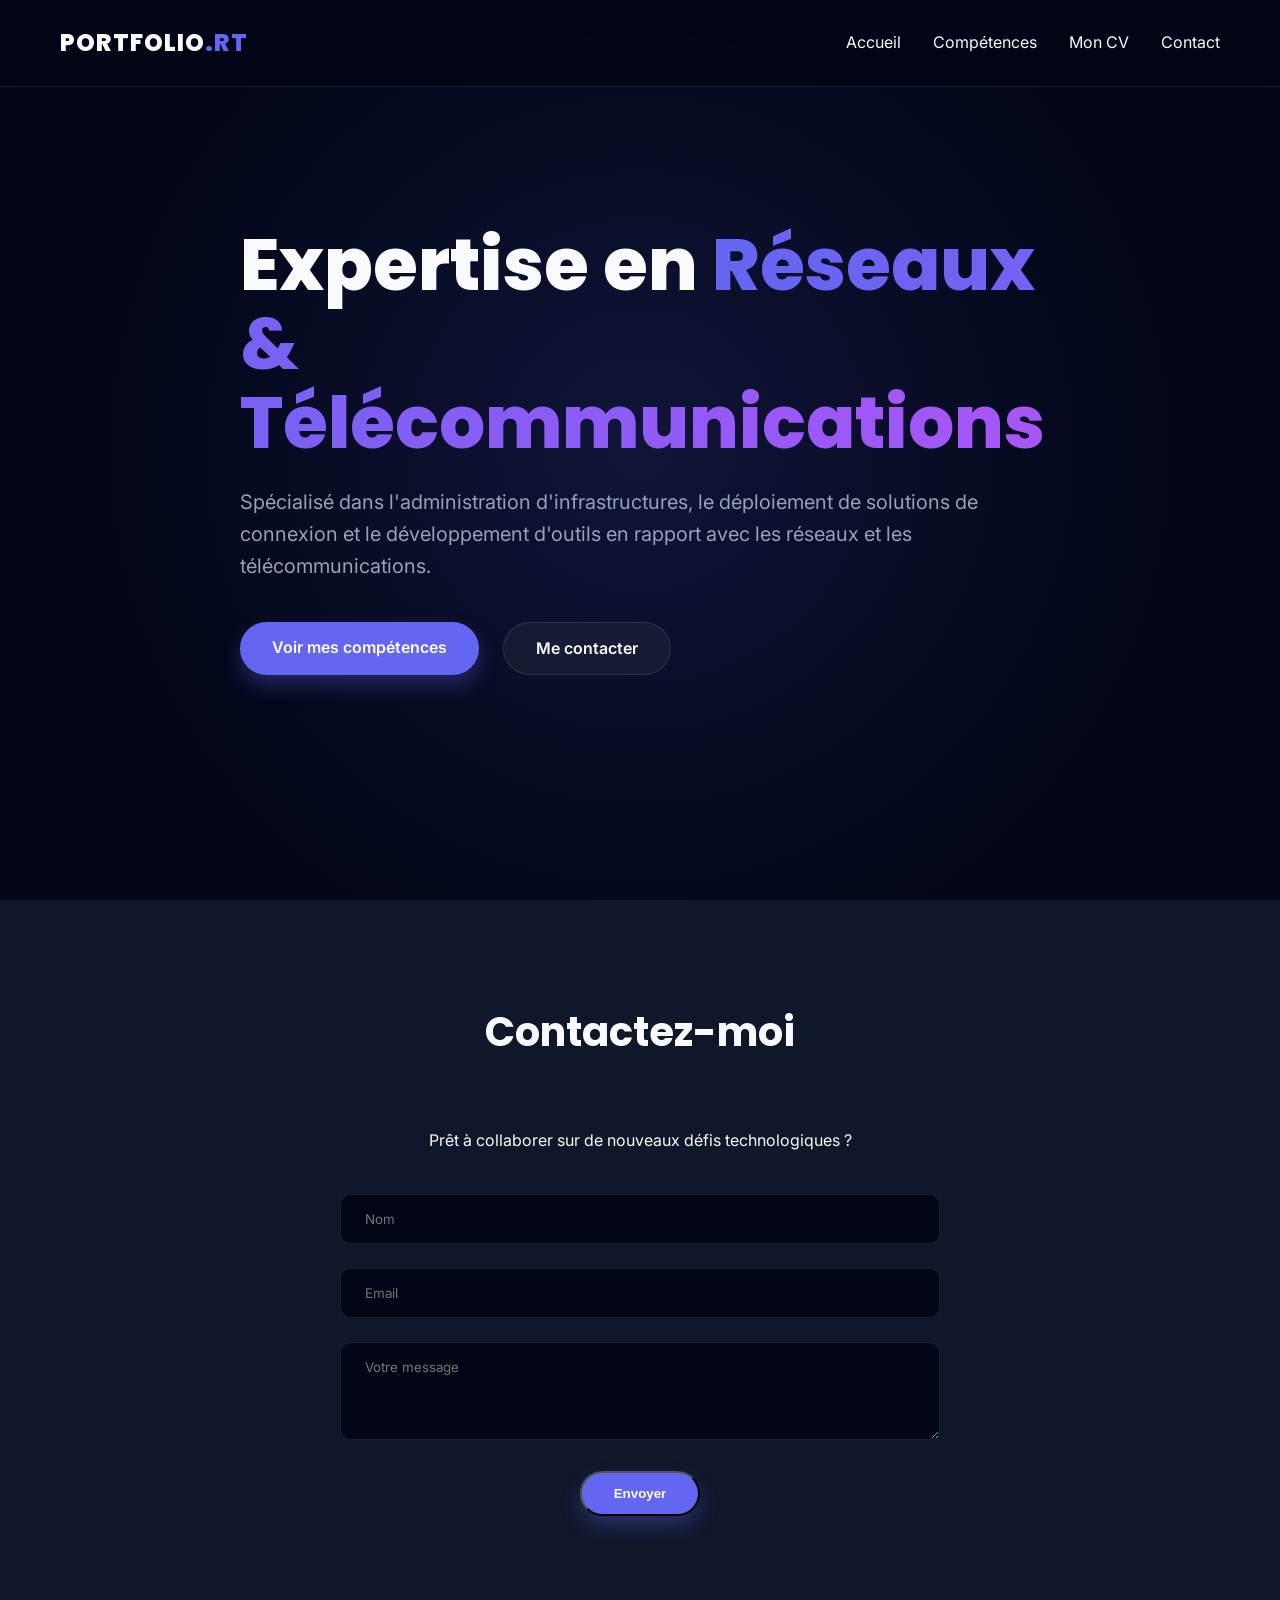
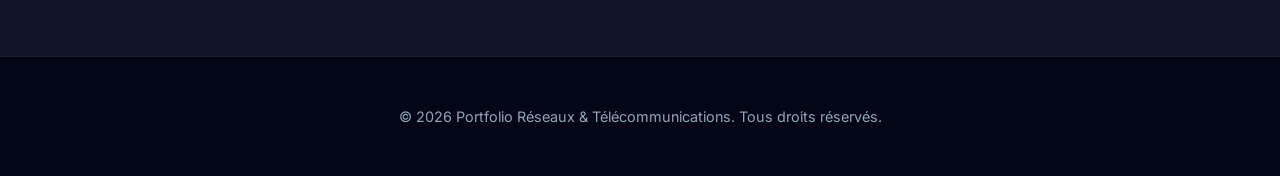
<file: index.html>
<!DOCTYPE html>
<html lang="fr">

<head>
    <meta charset="UTF-8">
    <meta name="viewport" content="width=device-width, initial-scale=1.0">
    <title>Portfolio R&T | Compétences & Projets</title>
    <link rel="stylesheet" href="style.css">
    <link rel="preconnect" href="https://fonts.googleapis.com">
    <link rel="preconnect" href="https://fonts.gstatic.com" crossorigin>
    <link
        href="https://fonts.googleapis.com/css2?family=Inter:wght@300;400;600;800&family=Poppins:wght@400;600;700&display=swap"
        rel="stylesheet">
    <meta name="description"
        content="Portfolio professionnel mettant en avant mes compétences en Réseaux et Télécommunications : Administrer, Connecter, Programmer, Orchestrer, Développer.">
</head>

<body class="dark-theme">
    <nav id="main-nav">
        <div class="container">
            <a href="#" class="logo">PORTFOLIO<span>.RT</span></a>
            <ul class="nav-links">
                <li><a href="index.html">Accueil</a></li>
                <li><a href="Competences.html">Compétences</a></li>
                <li><a href="CV.html">Mon CV</a></li>
                <li><a href="#contact">Contact</a></li>
            </ul>
        </div>
    </nav>

    <header id="hero">
        <div class="container">
            <div class="hero-content">
                <h1>Expertise en <span>Réseaux & Télécommunications</span></h1>
                <p>Spécialisé dans l'administration d'infrastructures, le déploiement de solutions de connexion et le
                    développement d'outils en rapport avec les réseaux et les télécommunications.</p>
                <div class="hero-btns">
                    <a href="Competences.html" class="btn btn-primary">Voir mes compétences</a>
                    <a href="#contact" class="btn btn-secondary">Me contacter</a>
                </div>
            </div>
        </div>
    </header>

    <main>
        <section id="contact">
            <div class="container text-center">
                <h2 class="section-title">Contactez-moi</h2>
                <p>Prêt à collaborer sur de nouveaux défis technologiques ?</p>
                <form id="contact-form">
                    <div class="form-group">
                        <input type="text" placeholder="Nom" required>
                    </div>
                    <div class="form-group">
                        <input type="email" placeholder="Email" required>
                    </div>
                    <div class="form-group">
                        <textarea placeholder="Votre message" rows="4" required></textarea>
                    </div>
                    <button type="submit" class="btn btn-primary">Envoyer</button>
                </form>
            </div>
        </section>
    </main>

    <footer>
        <div class="container text-center">
            <p>&copy; 2026 Portfolio Réseaux & Télécommunications. Tous droits réservés.</p>
        </div>
    </footer>

    <script src="script.js"></script>
</body>

</html>
</file>
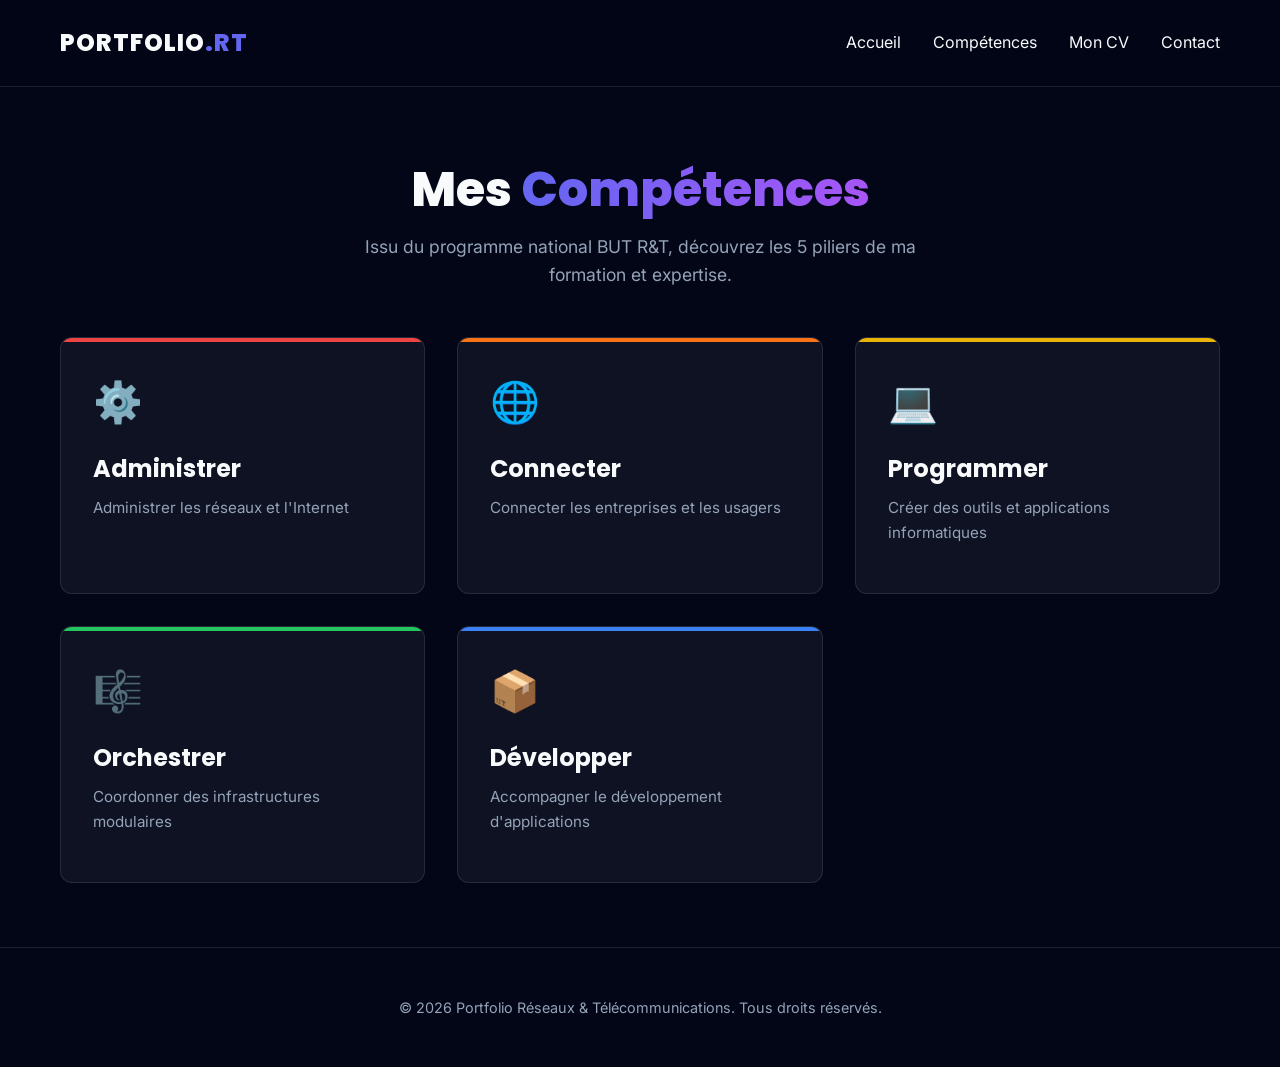
<file: Competences.html>
<!DOCTYPE html>
<html lang="fr">

<head>
    <meta charset="UTF-8">
    <meta name="viewport" content="width=device-width, initial-scale=1.0">
    <title>Portfolio R&T - Compétences de Baptiste ALLART</title>
    <meta name="description" content="Mes compétences en Réseaux et Télécommunications">
    <link rel="stylesheet" href="style.css">
    <link rel="preconnect" href="https://fonts.googleapis.com">
    <link rel="preconnect" href="https://fonts.gstatic.com" crossorigin>
    <link href="https://fonts.googleapis.com/css2?family=Inter:wght@300;400;600;800&family=Poppins:wght@400;600;700&display=swap" rel="stylesheet">
</head>

<body class="dark-theme">
    <nav id="main-nav">
        <div class="container">
            <a href="index.html" class="logo">PORTFOLIO<span>.RT</span></a>
            <ul class="nav-links">
                <li><a href="index.html">Accueil</a></li>
                <li><a href="Competences.html">Compétences</a></li>
                <li><a href="CV.html">Mon CV</a></li>
                <li><a href="index.html#contact">Contact</a></li>
            </ul>
        </div>
    </nav>

    <main style="padding-top: 100px;">
        <section class="competences-hero">
            <div class="container">
                <div style="text-align: center; margin-bottom: 3rem;">
                    <h1 style="font-size: 3rem; margin-bottom: 1rem;">Mes <span style="color: var(--primary);">Compétences</span></h1>
                    <p style="color: var(--text-muted); font-size: 1.1rem; max-width: 600px; margin: 0 auto;">
                        Issu du programme national BUT R&T, découvrez les 5 piliers de ma formation et expertise.
                    </p>
                </div>

                <div class="competences-grid">
                    <!-- Administrer -->
                    <div class="competence-item color-red">
                        <div class="competence-icon">⚙️</div>
                        <h3>Administrer</h3>
                        <p class="competence-subtitle">Administrer les réseaux et l'Internet</p>
                        <div class="competence-content">
                            <h4>Compétences Essentielles</h4>
                            <ul>
                                <li>Choisir les solutions et technologies réseaux adaptées</li>
                                <li>Respecter les principes fondamentaux de la sécurité informatique</li>
                                <li>Utiliser une approche rigoureuse pour la résolution des dysfonctionnements</li>
                                <li>Respecter les règles métiers</li>
                                <li>Assurer une veille technologique</li>
                            </ul>
                            <h4 style="margin-top: 1rem;">Niveaux</h4>
                            <div class="levels">
                                <div class="level">
                                    <span class="level-num">1</span>
                                    <p>Assister l'administrateur du réseau</p>
                                </div>
                                <div class="level">
                                    <span class="level-num">2</span>
                                    <p>Administrer un réseau</p>
                                </div>
                                <div class="level">
                                    <span class="level-num">3</span>
                                    <p>Concevoir un réseau</p>
                                </div>
                            </div>
                        </div>
                    </div>

                    <!-- Connecter -->
                    <div class="competence-item color-orange">
                        <div class="competence-icon">🌐</div>
                        <h3>Connecter</h3>
                        <p class="competence-subtitle">Connecter les entreprises et les usagers</p>
                        <div class="competence-content">
                            <h4>Compétences Essentielles</h4>
                            <ul>
                                <li>Communiquer avec le client et les acteurs, parfois en anglais</li>
                                <li>Faire preuve d'une démarche scientifique</li>
                                <li>Choisir les solutions et technologies adaptées</li>
                                <li>Proposer des solutions respectueuses de l'environnement</li>
                            </ul>
                            <h4 style="margin-top: 1rem;">Niveaux</h4>
                            <div class="levels">
                                <div class="level">
                                    <span class="level-num">1</span>
                                    <p>Découvrir les transmissions et la ToIP</p>
                                </div>
                                <div class="level">
                                    <span class="level-num">2</span>
                                    <p>Maîtriser les composants de connexion</p>
                                </div>
                                <div class="level">
                                    <span class="level-num">3</span>
                                    <p>Déployer une solution de connexion/ToIP</p>
                                </div>
                            </div>
                        </div>
                    </div>

                    <!-- Programmer -->
                    <div class="competence-item color-yellow">
                        <div class="competence-icon">💻</div>
                        <h3>Programmer</h3>
                        <p class="competence-subtitle">Créer des outils et applications informatiques</p>
                        <div class="competence-content">
                            <h4>Compétences Essentielles</h4>
                            <ul>
                                <li>Être à l'écoute des besoins du client</li>
                                <li>Documenter le travail réalisé</li>
                                <li>Utiliser les outils numériques à bon escient</li>
                                <li>Choisir les outils de développement adaptés</li>
                                <li>Intégrer les problématiques de sécurité</li>
                            </ul>
                            <h4 style="margin-top: 1rem;">Niveaux</h4>
                            <div class="levels">
                                <div class="level">
                                    <span class="level-num">1</span>
                                    <p>S'intégrer dans un service informatique</p>
                                </div>
                                <div class="level">
                                    <span class="level-num">2</span>
                                    <p>Développer une application R&T</p>
                                </div>
                                <div class="level">
                                    <span class="level-num">3</span>
                                    <p>Piloter un projet de développement R&T</p>
                                </div>
                            </div>
                        </div>
                    </div>

                    <!-- Orchestrer -->
                    <div class="competence-item color-green">
                        <div class="competence-icon">🎼</div>
                        <h3>Orchestrer</h3>
                        <p class="competence-subtitle">Coordonner des infrastructures modulaires</p>
                        <div class="competence-content">
                            <h4>Compétences Essentielles</h4>
                            <ul>
                                <li>Respecter un cahier des charges</li>
                                <li>Documenter le travail réalisé</li>
                                <li>Intégrer les problématiques de sécurité</li>
                                <li>Assurer une veille technologique</li>
                                <li>Respecter les pratiques d'équipes et de production</li>
                            </ul>
                            <h4 style="margin-top: 1rem;">Niveaux</h4>
                            <div class="levels">
                                <div class="level">
                                    <span class="level-num">1</span>
                                    <p>Assister l'administrateur infrastructure et Cloud</p>
                                </div>
                                <div class="level">
                                    <span class="level-num">2</span>
                                    <p>Administrer une infrastructure Cloud</p>
                                </div>
                            </div>
                        </div>
                    </div>

                    <!-- Développer -->
                    <div class="competence-item color-blue">
                        <div class="competence-icon">📦</div>
                        <h3>Développer</h3>
                        <p class="competence-subtitle">Accompagner le développement d'applications</p>
                        <div class="competence-content">
                            <h4>Compétences Essentielles</h4>
                            <ul>
                                <li>Respecter un cahier des charges</li>
                                <li>Documenter le travail réalisé</li>
                                <li>Respecter les bonnes pratiques DevOps</li>
                                <li>Viser l'amélioration continue</li>
                            </ul>
                            <h4 style="margin-top: 1rem;">Niveaux</h4>
                            <div class="levels">
                                <div class="level">
                                    <span class="level-num">1</span>
                                    <p>Développer pour le Cloud</p>
                                </div>
                                <div class="level">
                                    <span class="level-num">2</span>
                                    <p>S'intégrer dans une équipe DevOps</p>
                                </div>
                            </div>
                        </div>
                    </div>
                </div>
            </div>
        </section>
    </main>

    <footer>
        <div class="container text-center">
            <p>&copy; 2026 Portfolio Réseaux & Télécommunications. Tous droits réservés.</p>
        </div>
    </footer>

    <script src="script.js"></script>
    <style>
        .competences-hero {
            padding: 4rem 0;
        }

        .competences-grid {
            display: grid;
            grid-template-columns: repeat(auto-fit, minmax(350px, 1fr));
            gap: 2rem;
            margin-top: 2rem;
        }

        .competence-item {
            background: var(--glass-bg);
            border: 1px solid var(--glass-border);
            border-radius: 12px;
            padding: 2rem;
            transition: all 0.3s ease;
            cursor: pointer;
            position: relative;
            overflow: hidden;
        }

        .competence-item::before {
            content: '';
            position: absolute;
            top: 0;
            left: 0;
            right: 0;
            height: 4px;
            transition: all 0.3s ease;
        }

        .competence-item.color-red::before {
            background-color: var(--color-red);
        }

        .competence-item.color-orange::before {
            background-color: var(--color-orange);
        }

        .competence-item.color-yellow::before {
            background-color: var(--color-yellow);
        }

        .competence-item.color-green::before {
            background-color: var(--color-green);
        }

        .competence-item.color-blue::before {
            background-color: var(--color-blue);
        }

        .competence-item:hover {
            background: rgba(99, 102, 241, 0.1);
            border-color: var(--primary);
            transform: translateY(-5px);
            box-shadow: var(--card-shadow);
        }

        .competence-icon {
            font-size: 2.5rem;
            margin-bottom: 1rem;
            display: block;
        }

        .competence-item h3 {
            font-size: 1.5rem;
            font-family: var(--font-heading);
            margin-bottom: 0.5rem;
            color: var(--text-main);
        }

        .competence-subtitle {
            color: var(--text-muted);
            font-size: 0.95rem;
            margin-bottom: 1rem;
        }

        .competence-content {
            margin-top: 1.5rem;
            padding-top: 1.5rem;
            border-top: 1px solid var(--glass-border);
            display: none;
        }

        .competence-item:hover .competence-content {
            display: block;
        }

        .competence-content h4 {
            font-size: 0.95rem;
            font-weight: 600;
            color: var(--primary);
            margin-bottom: 0.75rem;
            text-transform: uppercase;
            letter-spacing: 0.5px;
        }

        .competence-content ul {
            list-style: none;
            padding: 0;
        }

        .competence-content li {
            color: var(--text-muted);
            font-size: 0.9rem;
            margin-bottom: 0.5rem;
            padding-left: 1rem;
            position: relative;
        }

        .competence-content li::before {
            content: '▸';
            position: absolute;
            left: 0;
            color: var(--primary);
        }

        .levels {
            display: grid;
            grid-template-columns: repeat(auto-fit, minmax(100px, 1fr));
            gap: 0.75rem;
            margin-top: 0.75rem;
        }

        .level {
            background: rgba(99, 102, 241, 0.1);
            border-radius: 8px;
            padding: 0.75rem;
            text-align: center;
            border: 1px solid rgba(99, 102, 241, 0.2);
        }

        .level-num {
            display: inline-block;
            width: 28px;
            height: 28px;
            background: var(--primary);
            border-radius: 50%;
            line-height: 28px;
            font-weight: 600;
            font-size: 0.9rem;
            margin-bottom: 0.5rem;
        }

        .level p {
            font-size: 0.8rem;
            color: var(--text-muted);
            margin: 0;
        }

        @media (max-width: 768px) {
            .competences-grid {
                grid-template-columns: 1fr;
            }

            .competence-content {
                display: block;
            }
        }
    </style>
</body>

</html>
</file>
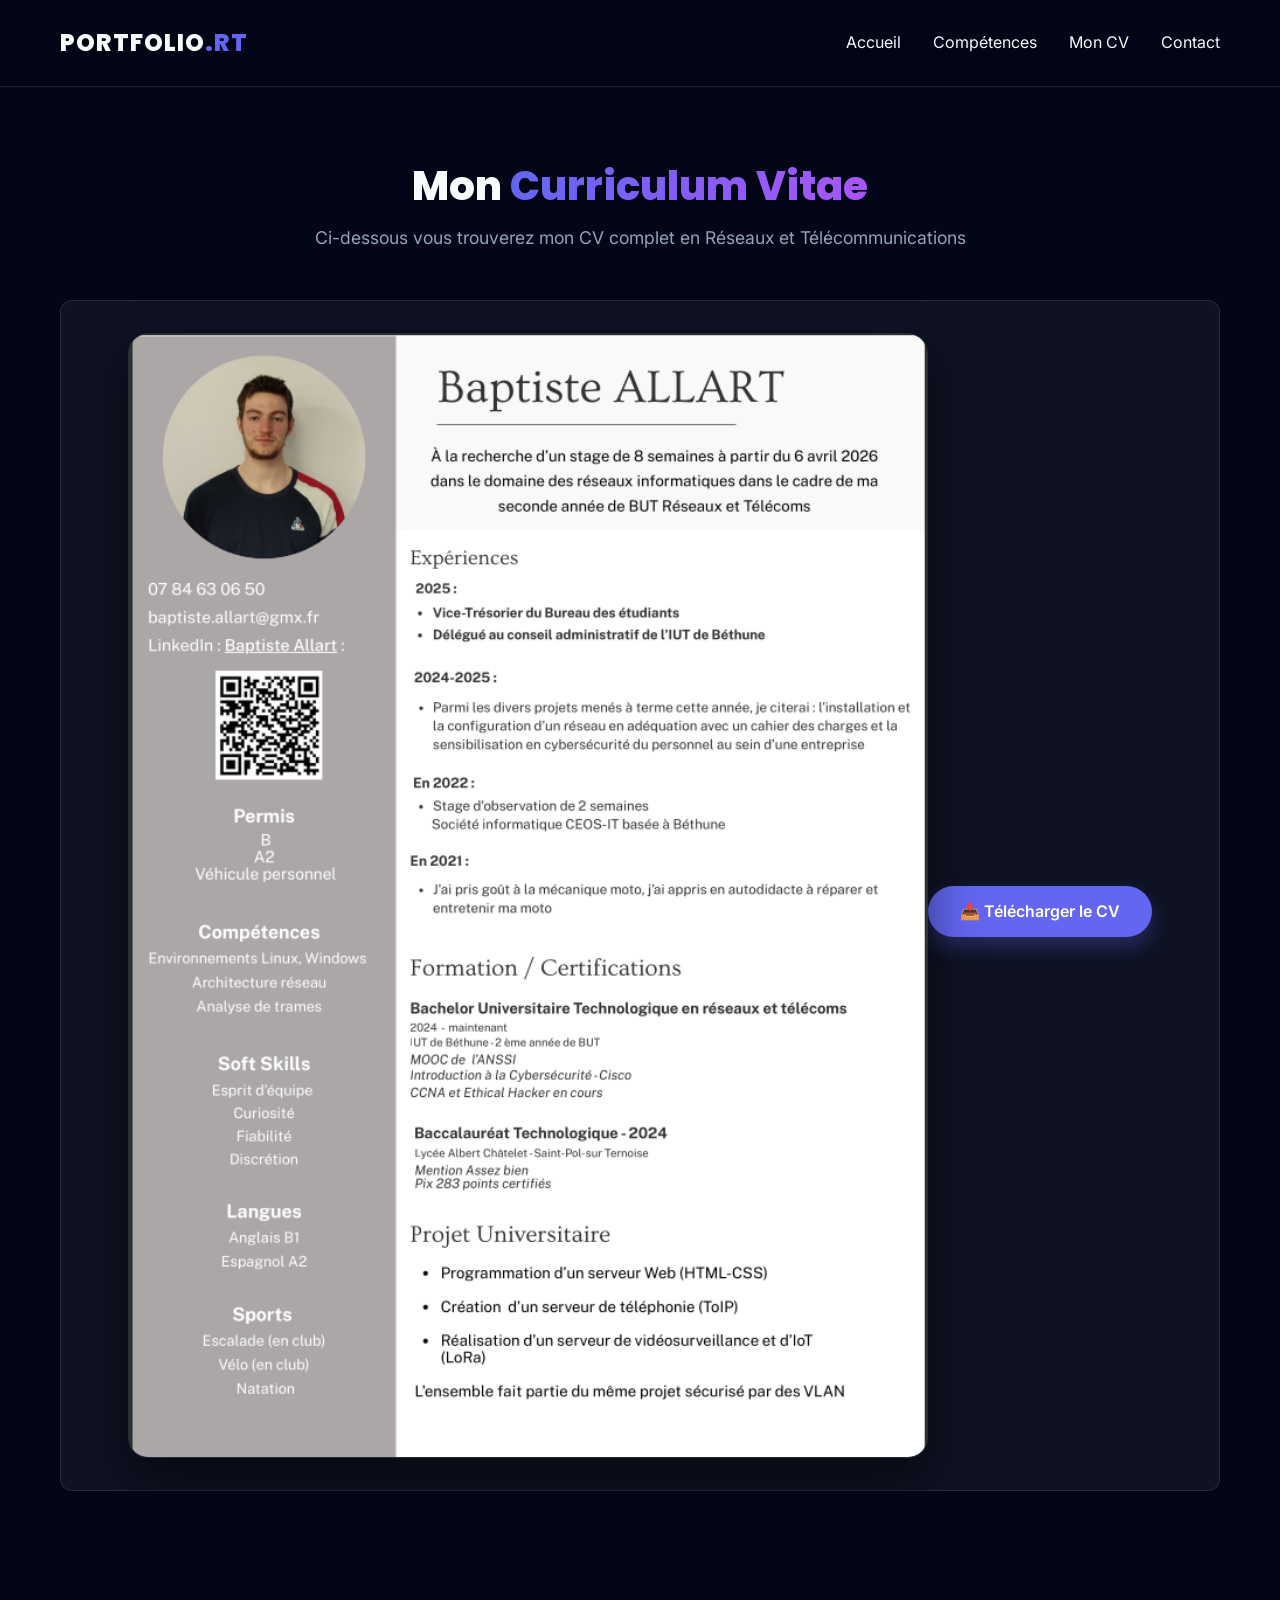
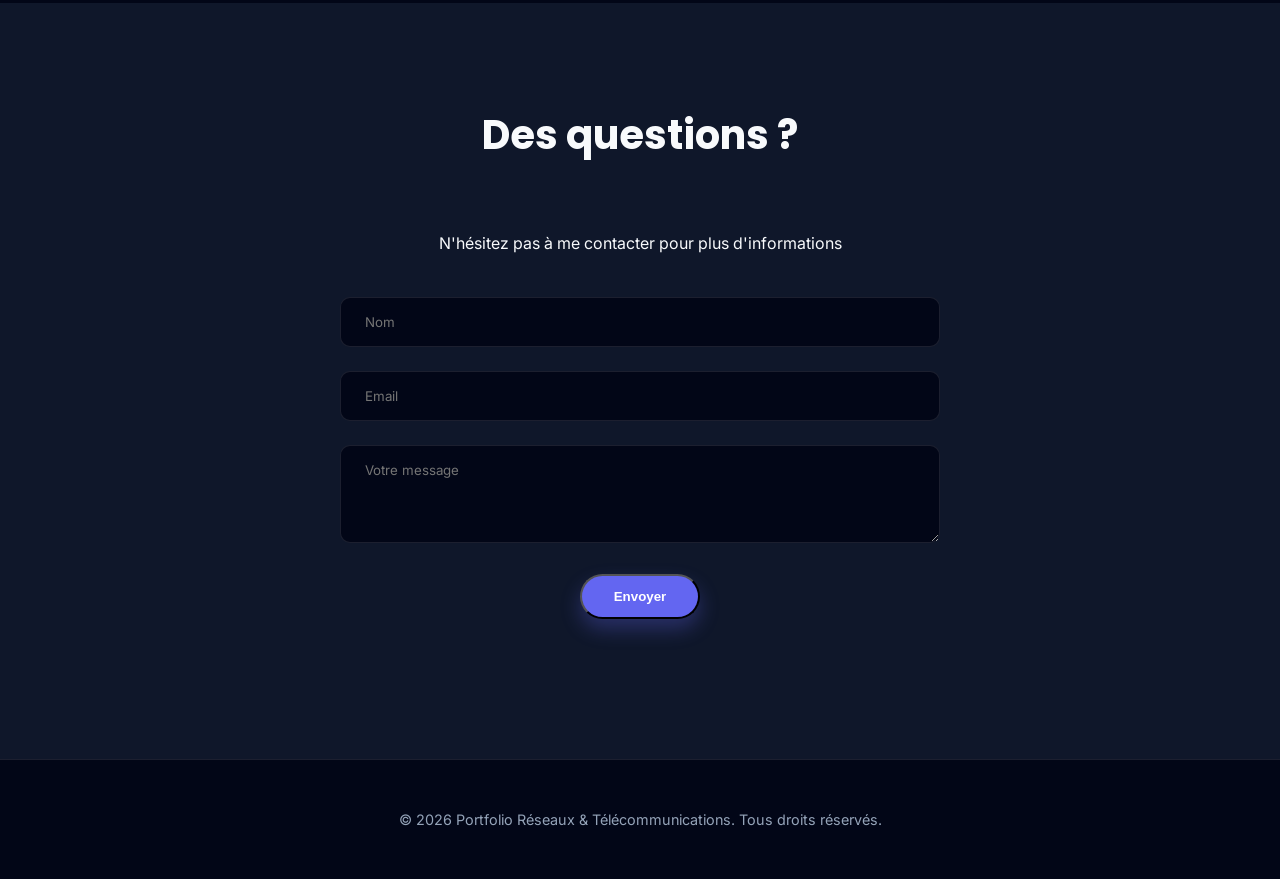
<file: CV.html>
<!DOCTYPE html>
<html lang="fr">

<head>
    <meta charset="UTF-8">
    <meta name="viewport" content="width=device-width, initial-scale=1.0">
    <title>Portfolio R&T - Mon CV | Baptiste ALLART</title>
    <meta name="description" content="Curriculum Vitae de Baptiste ALLART - Réseaux et Télécommunications">
    <link rel="stylesheet" href="style.css">
    <link rel="preconnect" href="https://fonts.googleapis.com">
    <link rel="preconnect" href="https://fonts.gstatic.com" crossorigin>
    <link href="https://fonts.googleapis.com/css2?family=Inter:wght@300;400;600;800&family=Poppins:wght@400;600;700&display=swap" rel="stylesheet">
</head>

<body class="dark-theme">
    <nav id="main-nav">
        <div class="container">
            <a href="index.html" class="logo">PORTFOLIO<span>.RT</span></a>
            <ul class="nav-links">
                <li><a href="index.html">Accueil</a></li>
                <li><a href="Competences.html">Compétences</a></li>
                <li><a href="CV.html">Mon CV</a></li>
                <li><a href="index.html#contact">Contact</a></li>
            </ul>
        </div>
    </nav>

    <main style="padding-top: 100px;">
        <section class="cv-section">
            <div class="container">
                <div style="text-align: center; margin-bottom: 3rem;">
                    <h1 style="font-size: 2.5rem; margin-bottom: 1rem;">Mon <span style="color: var(--primary);">Curriculum Vitae</span></h1>
                    <p style="color: var(--text-muted); font-size: 1.1rem;">
                        Ci-dessous vous trouverez mon CV complet en Réseaux et Télécommunications
                    </p>
                </div>

                <div class="cv-container">
                    <div class="cv-display">
                        <img src="cv_baptiste_allart.png" alt="CV de Baptiste ALLART" id="cv-image" style="max-width: 100%; height: auto; border-radius: 12px; box-shadow: var(--card-shadow);">
                    </div>
                    <div style="text-align: center; margin-top: 2rem;">
                        <a href="cv_baptiste_allart.png" download class="btn btn-primary" style="display: inline-block;">
                            📥 Télécharger le CV
                        </a>
                    </div>
                </div>
            </div>
        </section>

        <section id="contact" style="margin-top: 3rem;">
            <div class="container text-center">
                <h2 class="section-title">Des questions ?</h2>
                <p style="margin-bottom: 2rem;">N'hésitez pas à me contacter pour plus d'informations</p>
                <form id="contact-form">
                    <div class="form-group">
                        <input type="text" placeholder="Nom" required>
                    </div>
                    <div class="form-group">
                        <input type="email" placeholder="Email" required>
                    </div>
                    <div class="form-group">
                        <textarea placeholder="Votre message" rows="4" required></textarea>
                    </div>
                    <button type="submit" class="btn btn-primary">Envoyer</button>
                </form>
            </div>
        </section>
    </main>

    <footer>
        <div class="container text-center">
            <p>&copy; 2026 Portfolio Réseaux & Télécommunications. Tous droits réservés.</p>
        </div>
    </footer>

    <script src="script.js"></script>

    <style>
        .cv-section {
            padding: 4rem 0;
        }

        .cv-container {
            background: var(--glass-bg);
            border: 1px solid var(--glass-border);
            border-radius: 12px;
            padding: 2rem;
            transition: all 0.3s ease;
        }

        .cv-container:hover {
            background: rgba(99, 102, 241, 0.05);
            border-color: var(--primary);
            box-shadow: var(--card-shadow);
        }

        .cv-display {
            display: flex;
            justify-content: center;
            align-items: center;
            min-height: 600px;
        }

        .cv-display img {
            max-width: 100%;
            height: auto;
        }

        @media (max-width: 768px) {
            .cv-display {
                min-height: auto;
            }

            .cv-container {
                padding: 1rem;
            }
        }
    </style>
</body>

</html>
</file>
<file: style.css>
:root {
    --primary: #6366f1;
    --primary-hover: #4f46e5;
    --bg-dark: #0f172a;
    --bg-darker: #020617;
    --text-main: #f8fafc;
    --text-muted: #94a3b8;
    --glass-bg: rgba(255, 255, 255, 0.05);
    --glass-border: rgba(255, 255, 255, 0.1);
    --card-shadow: 0 8px 32px 0 rgba(0, 0, 0, 0.37);

    /* Skill Colors */
    --color-red: #ef4444;
    --color-orange: #f97316;
    --color-yellow: #eab308;
    --color-green: #22c55e;
    --color-blue: #3b82f6;

    --font-heading: 'Poppins', sans-serif;
    --font-body: 'Inter', sans-serif;
}

* {
    margin: 0;
    padding: 0;
    box-sizing: border-box;
}

html {
    scroll-behavior: smooth;
}

body {
    background-color: var(--bg-darker);
    color: var(--text-main);
    font-family: var(--font-body);
    line-height: 1.6;
    overflow-x: hidden;
}

.container {
    max-width: 1200px;
    margin: 0 auto;
    padding: 0 20px;
}

a {
    text-decoration: none;
    color: inherit;
    transition: 0.3s;
}

ul {
    list-style: none;
}

/* Navigation */
#main-nav {
    position: fixed;
    top: 0;
    width: 100%;
    z-index: 1000;
    padding: 1.5rem 0;
    background: rgba(2, 6, 23, 0.8);
    backdrop-filter: blur(10px);
    border-bottom: 1px solid var(--glass-border);
}

#main-nav .container {
    display: flex;
    justify-content: space-between;
    align-items: center;
}

.logo {
    font-size: 1.5rem;
    font-weight: 800;
    font-family: var(--font-heading);
    letter-spacing: 1px;
}

.logo span {
    color: var(--primary);
}

.nav-links {
    display: flex;
    gap: 2rem;
}

.nav-links a:hover {
    color: var(--primary);
}

/* Hero Section */
#hero {
    height: 100vh;
    display: flex;
    align-items: center;
    background: radial-gradient(circle at 50% 50%, rgba(99, 102, 241, 0.15) 0%, rgba(2, 6, 23, 1) 70%);
}

.hero-content {
    max-width: 800px;
}

h1 {
    font-size: clamp(2.5rem, 8vw, 4.5rem);
    font-weight: 800;
    line-height: 1.1;
    margin-bottom: 1.5rem;
    font-family: var(--font-heading);
}

h1 span {
    background: linear-gradient(to right, var(--primary), #a855f7);
    -webkit-background-clip: text;
    background-clip: text;
    -webkit-text-fill-color: transparent;
}

.hero-content p {
    font-size: 1.25rem;
    color: var(--text-muted);
    margin-bottom: 2.5rem;
}

.hero-btns {
    display: flex;
    gap: 1.5rem;
}

.btn {
    padding: 0.8rem 2rem;
    border-radius: 50px;
    font-weight: 600;
    display: inline-block;
}

.btn-primary {
    background-color: var(--primary);
    color: white;
    box-shadow: 0 10px 20px rgba(99, 102, 241, 0.3);
}

.btn-primary:hover {
    background-color: var(--primary-hover);
    transform: translateY(-2px);
}

.btn-secondary {
    border: 1px solid var(--glass-border);
    background: var(--glass-bg);
}

.btn-secondary:hover {
    background: rgba(255, 255, 255, 0.1);
}

/* Competences Section */
#competences {
    padding: 100px 0;
}

.section-title {
    font-size: 2.5rem;
    text-align: center;
    margin-bottom: 4rem;
    font-family: var(--font-heading);
}

.skills-grid {
    display: grid;
    grid-template-columns: repeat(auto-fit, minmax(350px, 1fr));
    gap: 2.5rem;
}

.skill-card {
    background: var(--glass-bg);
    border: 1px solid var(--glass-border);
    border-radius: 20px;
    padding: 2.5rem;
    position: relative;
    overflow: hidden;
    backdrop-filter: blur(10px);
    transition: transform 0.4s ease, border-color 0.4s ease;
    display: flex;
    flex-direction: column;
}

.skill-card:hover {
    transform: translateY(-10px);
}

.skill-card::before {
    content: '';
    position: absolute;
    top: 0;
    left: 0;
    width: 4px;
    height: 100%;
}

.color-red::before {
    background: var(--color-red);
}

.color-orange::before {
    background: var(--color-orange);
}

.color-yellow::before {
    background: var(--color-yellow);
}

.color-green::before {
    background: var(--color-green);
}

.color-blue::before {
    background: var(--color-blue);
}

.skill-card:hover.color-red {
    border-color: var(--color-red);
}

.skill-card:hover.color-orange {
    border-color: var(--color-orange);
}

.skill-card:hover.color-yellow {
    border-color: var(--color-yellow);
}

.skill-card:hover.color-green {
    border-color: var(--color-green);
}

.skill-card:hover.color-blue {
    border-color: var(--color-blue);
}

.skill-header h3 {
    font-size: 1.8rem;
    margin-bottom: 0.5rem;
    font-family: var(--font-heading);
}

.subtitle {
    color: var(--text-muted);
    font-weight: 500;
    margin-bottom: 2rem;
}

.essential-comp {
    margin-bottom: 2rem;
}

.essential-comp h4,
.prof-situations h4 {
    font-size: 1rem;
    text-transform: uppercase;
    letter-spacing: 1px;
    color: var(--text-muted);
    margin-bottom: 1rem;
}

.essential-comp ul {
    font-size: 0.95rem;
}

.essential-comp li {
    margin-bottom: 0.8rem;
    padding-left: 1.5rem;
    position: relative;
}

.essential-comp li::before {
    content: '→';
    position: absolute;
    left: 0;
    color: var(--primary);
}

.prof-situations p {
    font-size: 0.95rem;
    color: #cbd5e1;
    margin-bottom: 2rem;
}

.skill-levels {
    display: flex;
    flex-wrap: wrap;
    gap: 1rem;
    margin-top: auto;
}

.level-box {
    background: rgba(255, 255, 255, 0.03);
    border: 1px solid var(--glass-border);
    padding: 1rem;
    border-radius: 12px;
    flex: 1;
    min-width: 140px;
}

.lvl-label {
    display: block;
    font-size: 0.75rem;
    font-weight: 800;
    text-transform: uppercase;
    margin-bottom: 0.5rem;
    color: var(--primary);
}

.level-box p {
    font-size: 0.85rem;
    line-height: 1.3;
}

/* CV Section */
#cv {
    padding: 100px 0;
    background: radial-gradient(circle at 50% 0%, rgba(99, 102, 241, 0.1) 0%, rgba(2, 6, 23, 1) 50%);
}

.cv-container {
    display: flex;
    justify-content: center;
    align-items: center;
    margin-top: 2rem;
}

.cv-display {
    position: relative;
    max-width: 800px;
    width: 100%;
    border-radius: 20px;
    overflow: hidden;
    border: 1px solid var(--glass-border);
    box-shadow: 0 20px 50px rgba(0, 0, 0, 0.5);
    transition: transform 0.4s ease;
}

.cv-display:hover {
    transform: scale(1.02);
}

.cv-display img {
    width: 100%;
    height: auto;
    display: block;
}

/* Contact Section */
#contact {
    padding: 100px 0;
    background-color: var(--bg-dark);
}

#contact-form {
    max-width: 600px;
    margin: 40px auto;
}

.form-group {
    margin-bottom: 1.5rem;
}

input,
textarea {
    width: 100%;
    padding: 1rem 1.5rem;
    background: var(--bg-darker);
    border: 1px solid var(--glass-border);
    border-radius: 10px;
    color: white;
    font-family: inherit;
    transition: border-color 0.3s;
}

input:focus,
textarea:focus {
    border-color: var(--primary);
    outline: none;
}

.text-center {
    text-align: center;
}

footer {
    padding: 3rem 0;
    border-top: 1px solid var(--glass-border);
}

footer p {
    color: var(--text-muted);
    font-size: 0.9rem;
}

@media (max-width: 768px) {
    .nav-links {
        display: none;
    }

    .hero-btns {
        flex-direction: column;
    }

    h1 {
        font-size: 3rem;
    }

    .skills-grid {
        grid-template-columns: 1fr;
    }
}
</file>
